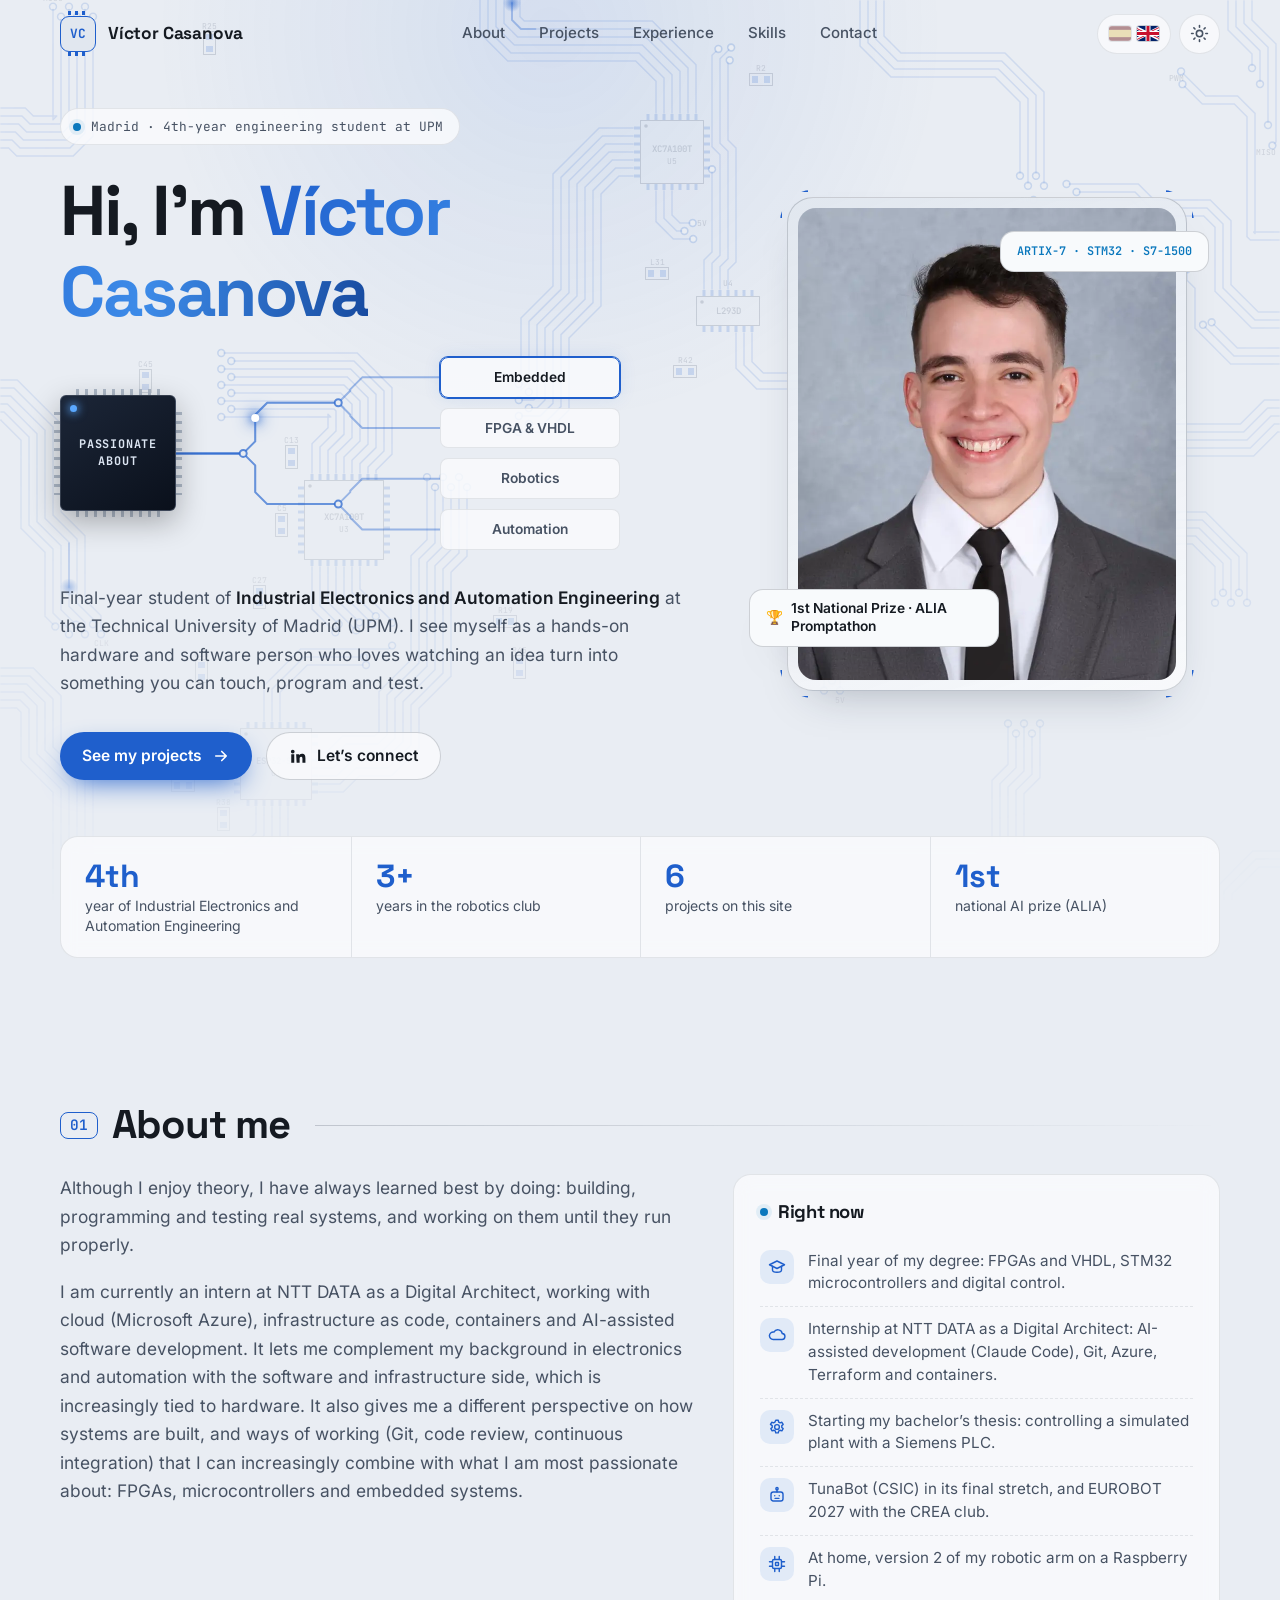
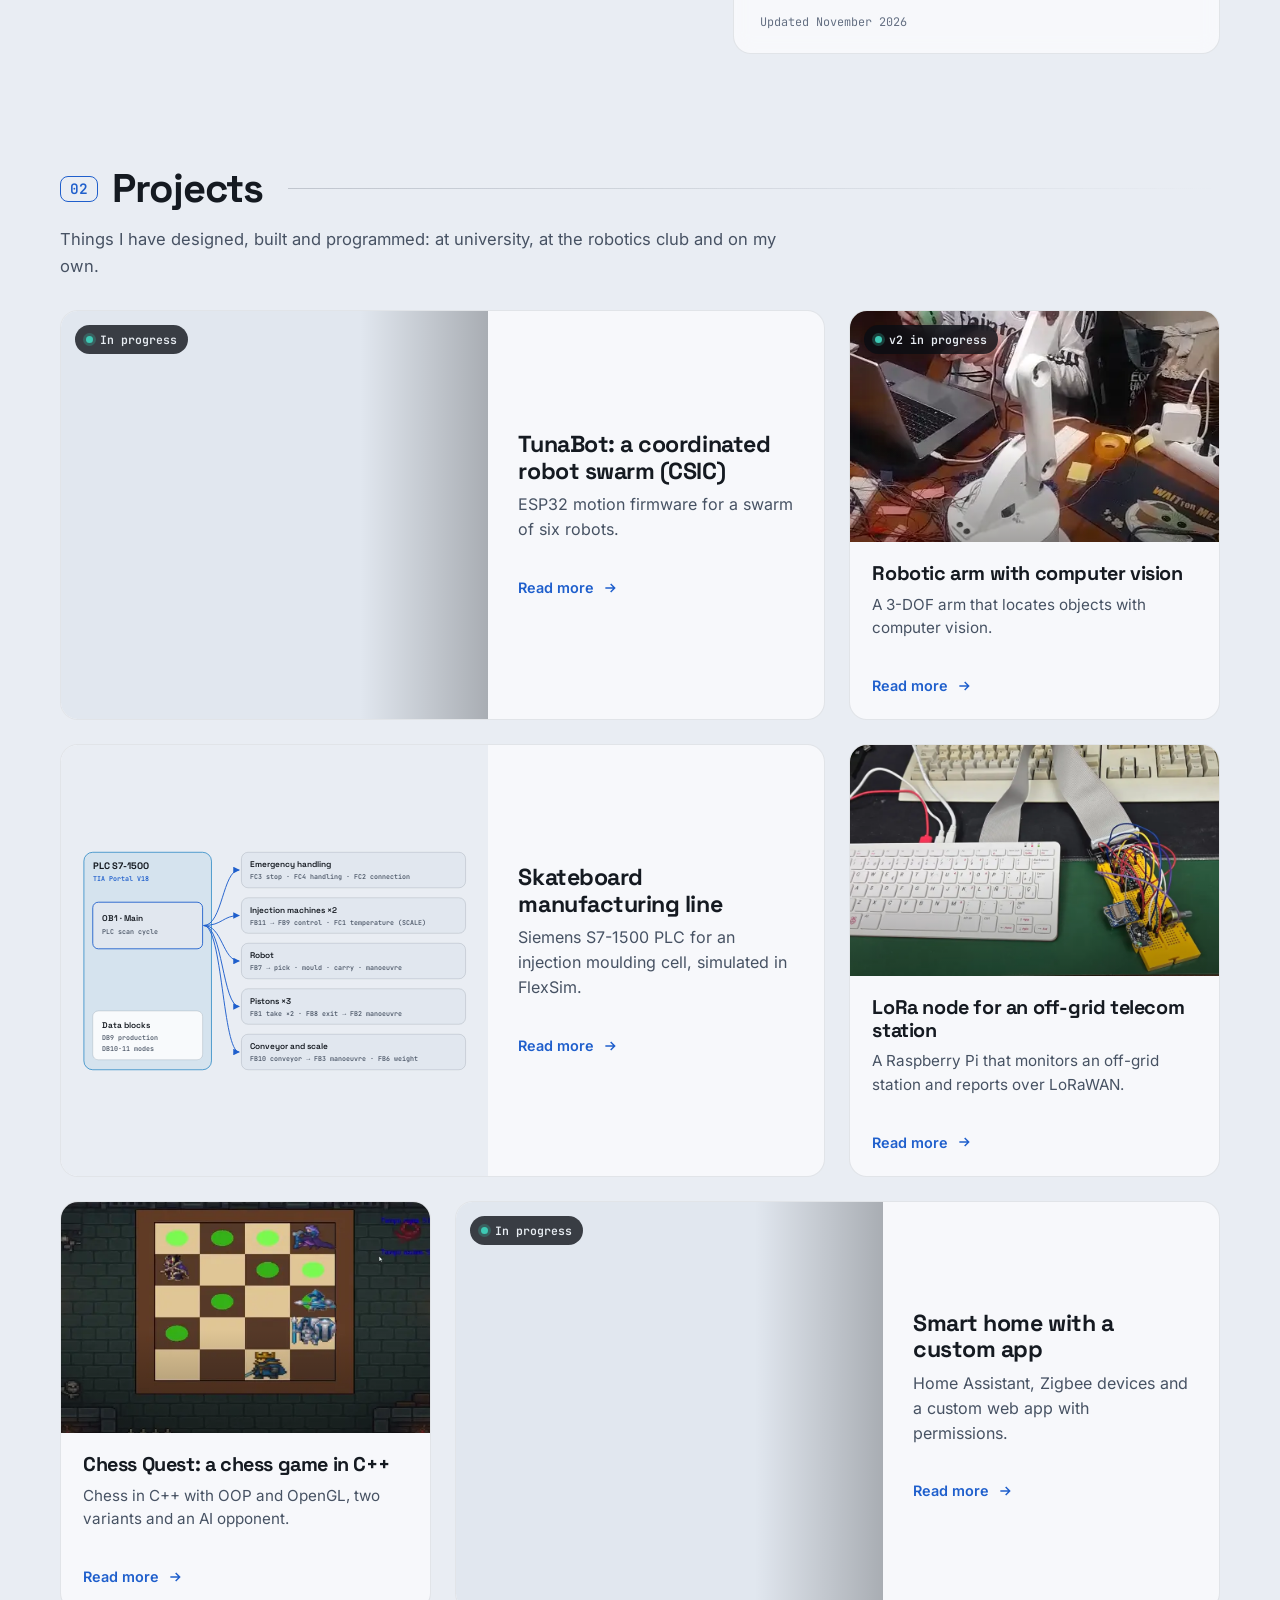
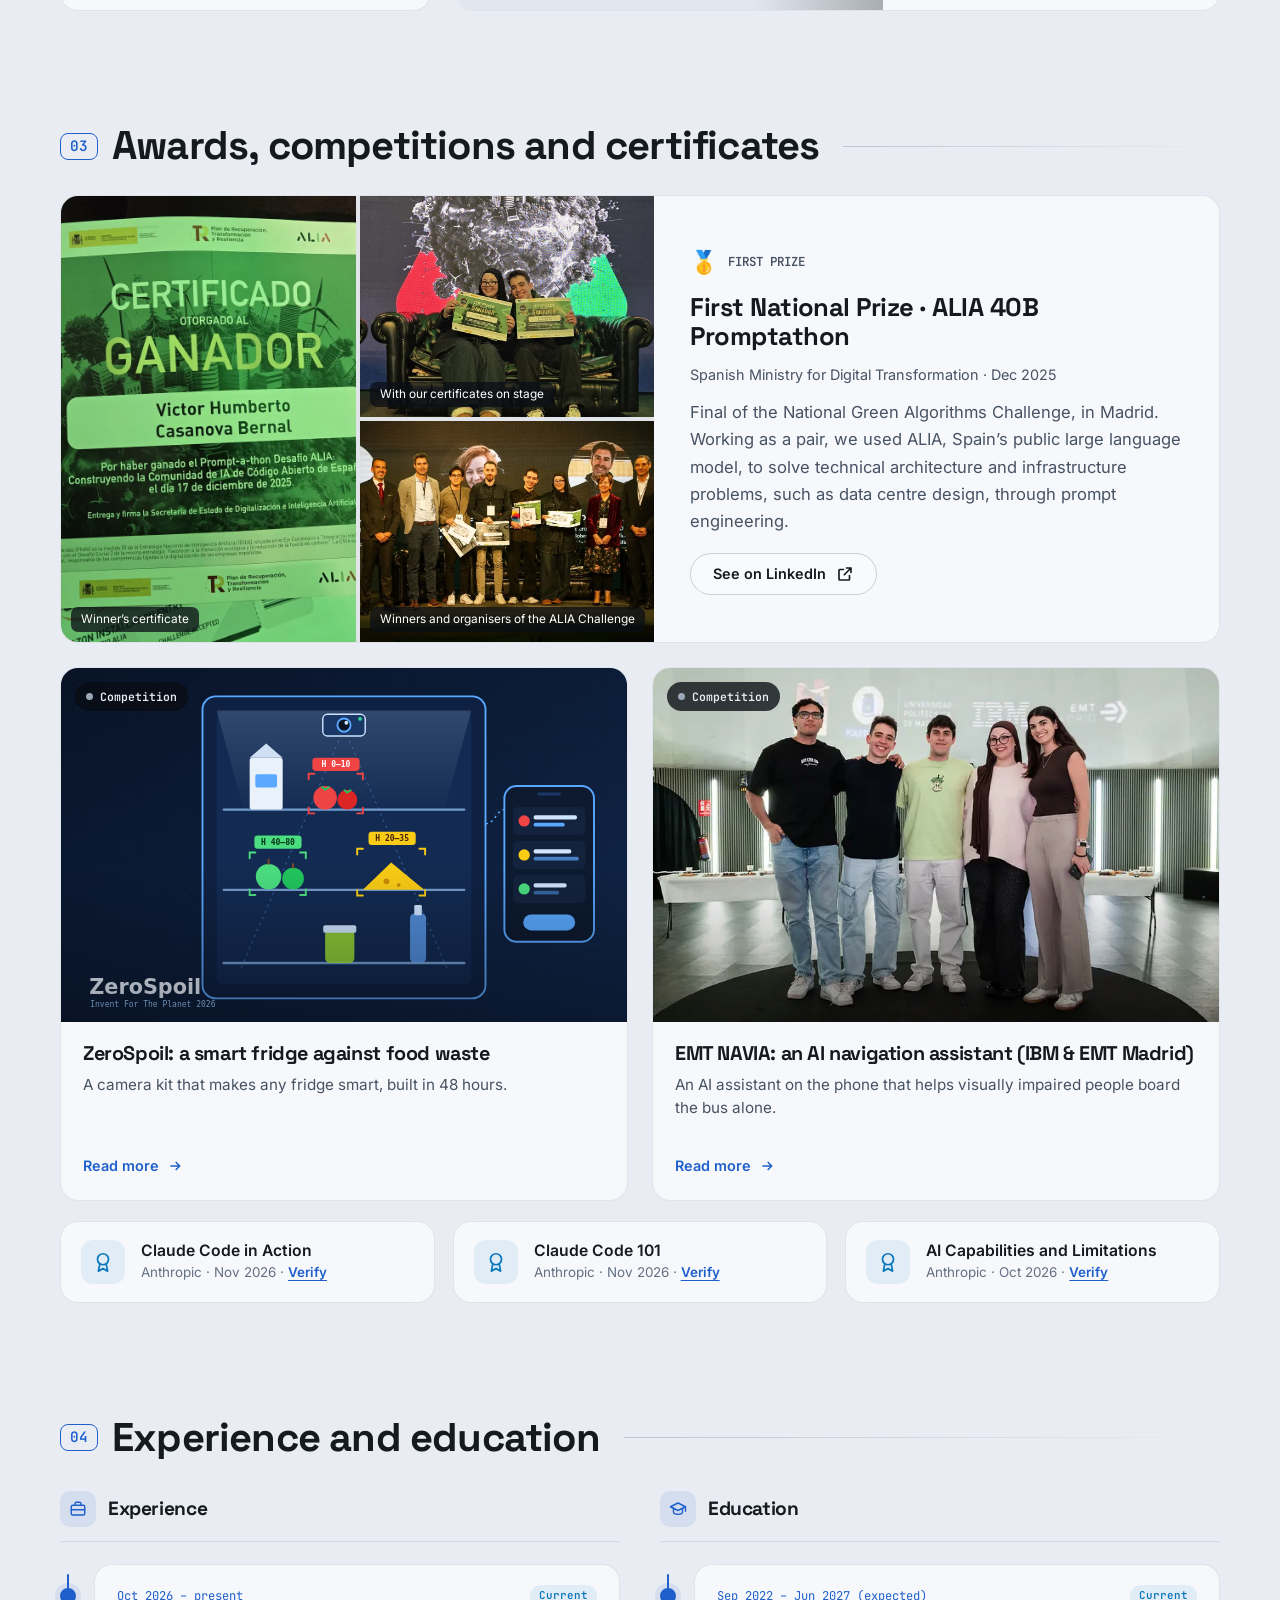
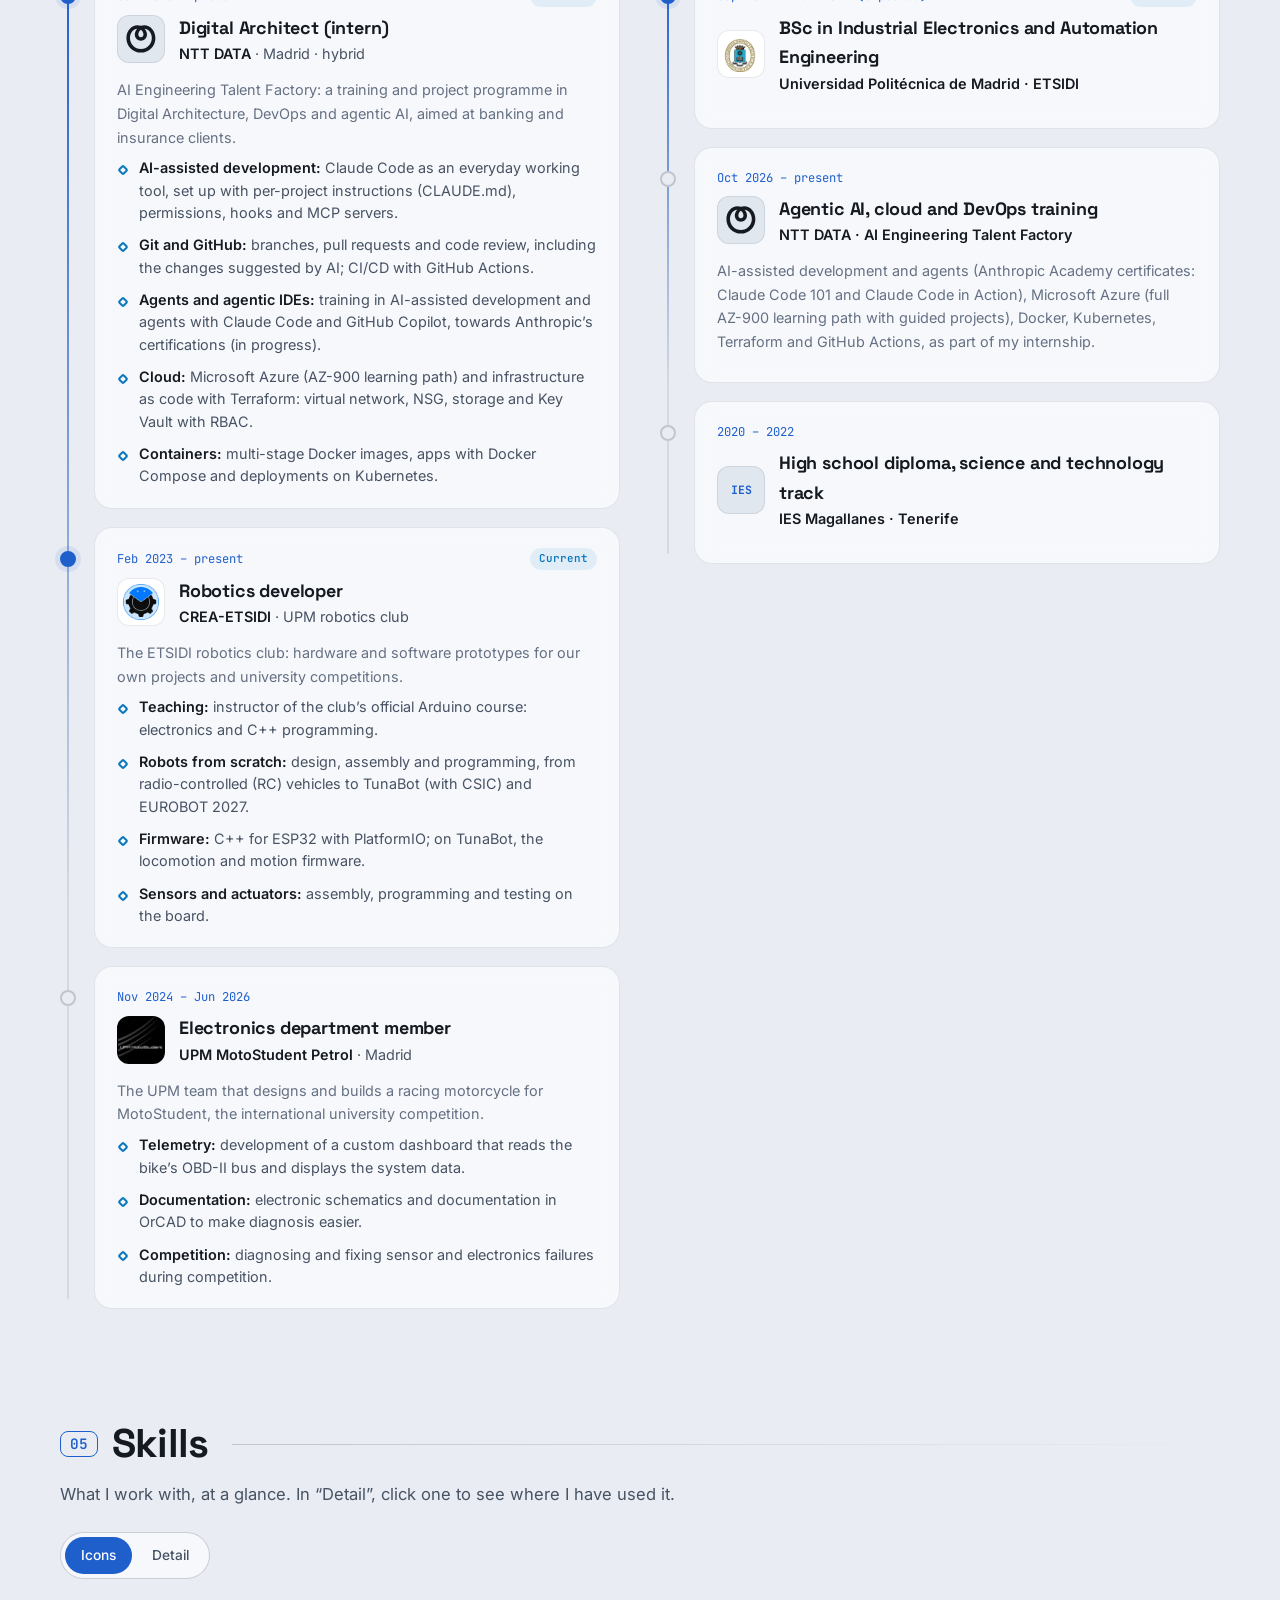
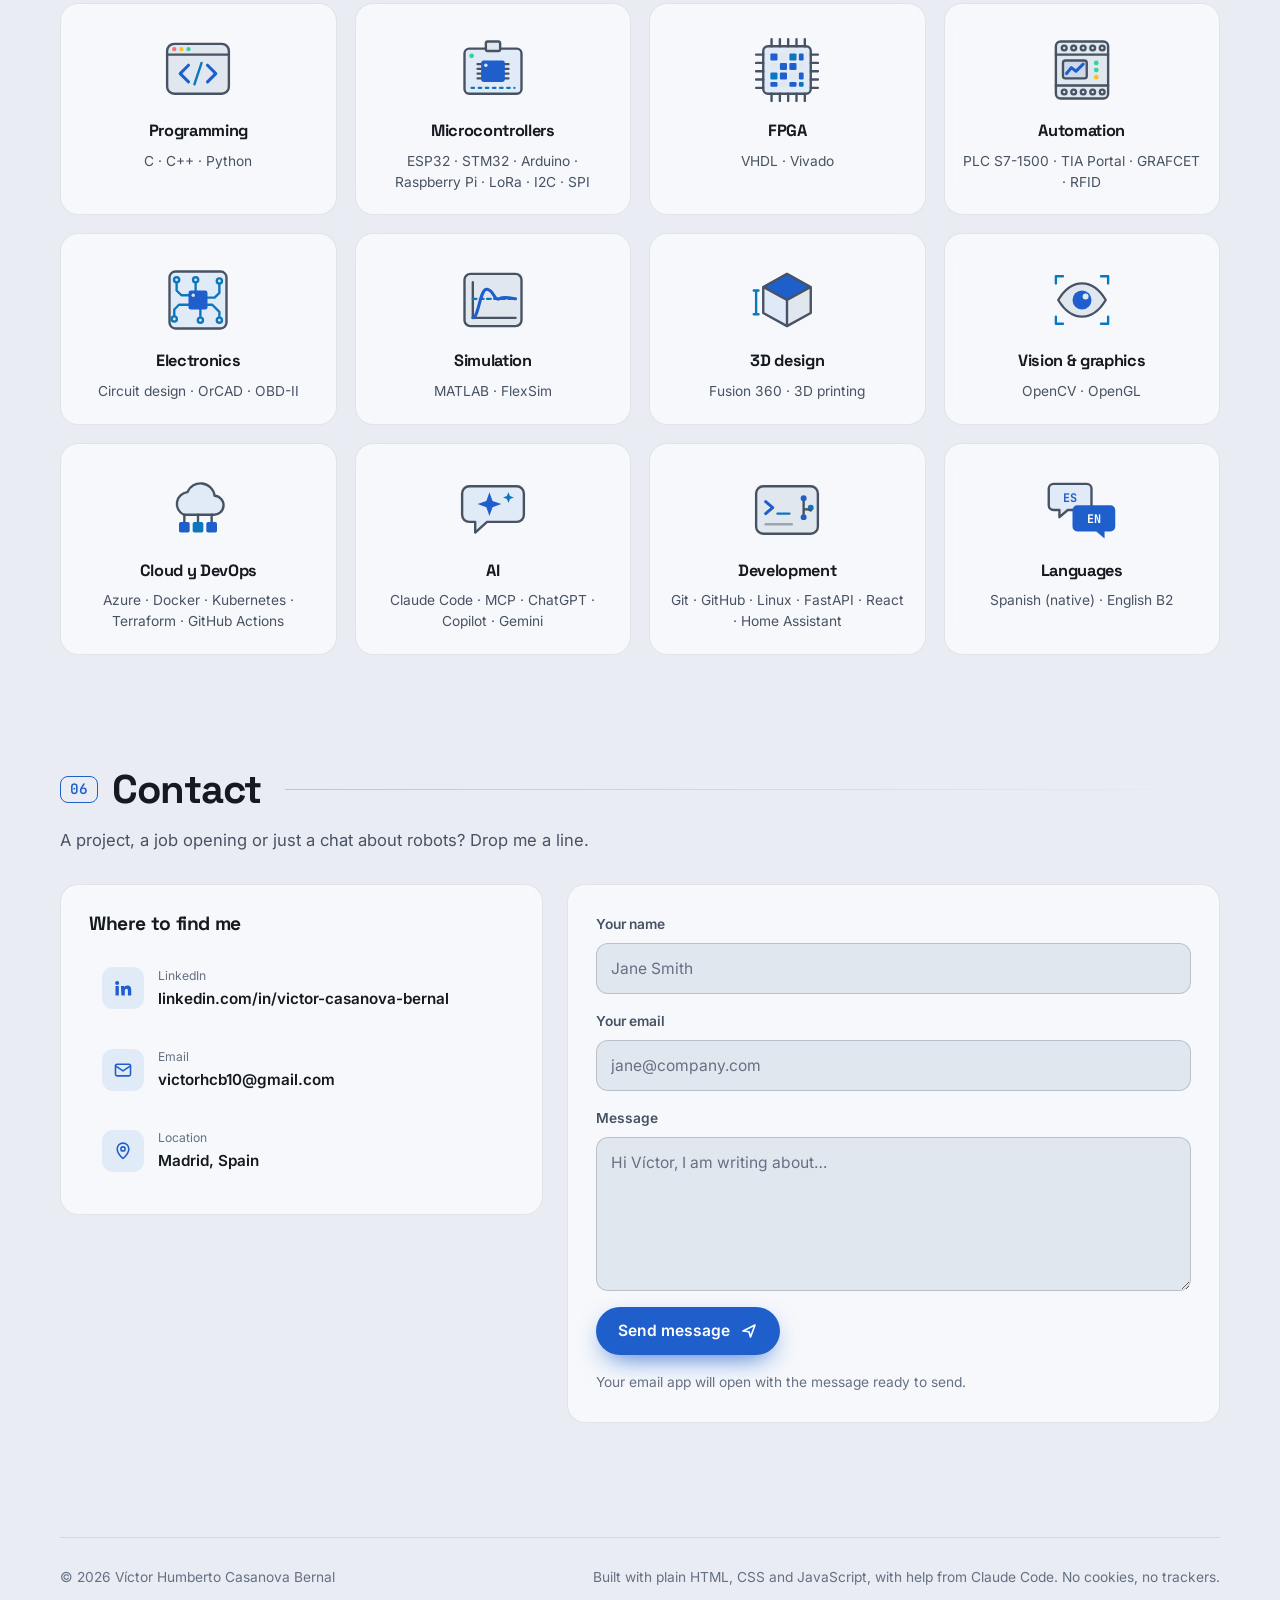
<file: index.html>
<!doctype html>
<html lang="es" data-theme="dark">
<head>
  <meta charset="utf-8">
  <meta name="viewport" content="width=device-width, initial-scale=1">
  <title>Víctor Casanova · Electrónica, embebidos y robótica</title>
  <meta name="description" content="Portfolio de Víctor Casanova, estudiante de Ingeniería Electrónica Industrial y Automática (UPM): sistemas embebidos, FPGA, robótica y automatización.">
  <meta name="author" content="Víctor Humberto Casanova Bernal">
  <meta name="theme-color" content="#071022">
  <link rel="canonical" href="https://victorinox05.github.io/">
  <link rel="alternate" hreflang="es" href="https://victorinox05.github.io/">
  <link rel="alternate" hreflang="en" href="https://victorinox05.github.io/?lang=en">
  <link rel="alternate" hreflang="x-default" href="https://victorinox05.github.io/">
  <meta name="color-scheme" content="dark light">

  <!-- Tarjeta al compartir el enlace (LinkedIn, WhatsApp...). Los robots no ejecutan JS: va aquí -->
  <meta property="og:type" content="website">
  <meta property="og:url" content="https://victorinox05.github.io/">
  <meta property="og:title" content="Víctor Casanova · Portfolio">
  <meta property="og:description" content="Estudiante de Ingeniería Electrónica Industrial y Automática (UPM). Sistemas embebidos, FPGA, robótica y automatización.">
  <meta property="og:image" content="https://victorinox05.github.io/og.jpg">
  <meta property="og:image:width" content="1200">
  <meta property="og:image:height" content="630">
  <meta property="og:locale" content="es_ES">
  <meta property="og:locale:alternate" content="en_GB">
  <meta name="twitter:card" content="summary_large_image">

  <link rel="icon" href="favicon.svg" type="image/svg+xml">
  <link rel="icon" href="favicon.png" type="image/png" sizes="64x64">
  <link rel="apple-touch-icon" href="apple-touch-icon.png">
  <link rel="preload" href="assets/fuentes/space-grotesk.woff2" as="font" type="font/woff2" crossorigin>
  <link rel="preload" href="assets/fuentes/inter.woff2" as="font" type="font/woff2" crossorigin>
  <link rel="stylesheet" href="estilos.css">

  <!-- Antes de pintar: tema e idioma guardados, para que no parpadee -->
  <script>
    (function () {
      var tema = null;
      try { tema = localStorage.getItem('tema'); } catch (e) {}
      if (!tema) tema = matchMedia('(prefers-color-scheme: light)').matches ? 'light' : 'dark';
      document.documentElement.dataset.theme = tema;
    })();
  </script>

  <script type="application/ld+json">
  {
    "@context": "https://schema.org",
    "@type": "Person",
    "name": "Víctor Humberto Casanova Bernal",
    "alternateName": "Víctor Casanova",
    "url": "https://victorinox05.github.io/",
    "image": "https://victorinox05.github.io/assets/retrato.webp",
    "jobTitle": "Estudiante de Ingeniería Electrónica Industrial y Automática",
    "alumniOf": { "@type": "CollegeOrUniversity", "name": "Universidad Politécnica de Madrid" },
    "address": { "@type": "PostalAddress", "addressLocality": "Madrid", "addressCountry": "ES" },
    "knowsAbout": ["Sistemas embebidos", "FPGA", "VHDL", "Robótica", "Automatización industrial", "PLC", "ESP32", "Python", "C++"],
    "sameAs": ["https://www.linkedin.com/in/victor-casanova-bernal"]
  }
  </script>
</head>
<body>
  <a class="saltar" href="#contenido" data-t="saltar">Saltar al contenido</a>
  <canvas id="fondo" aria-hidden="true"></canvas>

  <header class="cabecera" id="cabecera">
    <nav class="nav contenedor" aria-label="Principal">
      <a class="logo" href="#inicio" aria-label="Inicio">
        <span class="logo-chip" aria-hidden="true">VC</span>
        <span class="logo-texto">Víctor Casanova</span>
      </a>
      <ul class="nav-enlaces" id="nav-enlaces">
        <li><a href="#sobre-mi" data-t="navSobreMi">Sobre mí</a></li>
        <li><a href="#proyectos" data-t="navProyectos">Proyectos</a></li>
        <li><a href="#experiencia" data-t="navExperiencia">Experiencia</a></li>
        <li><a href="#skills" data-t="navSkills">Skills</a></li>
        <li><a href="#contacto" data-t="navContacto">Contacto</a></li>
      </ul>
      <div class="nav-botones">
        <a class="boton-icono boton-cv-nav" id="cv-nav" href="#" download hidden data-t-title="descargarCV" title="Descargar CV">
          <svg viewBox="0 0 24 24" aria-hidden="true"><path d="M12 4v12M6 10l6 6 6-6M5 20h14"/></svg><span>CV</span></a>
        <button class="boton-icono boton-idioma" id="boton-idioma" type="button" data-t-title="idioma" data-t-aria="idioma" title="Read in English" aria-label="Read in English">
          <svg class="bandera activa" data-idioma="es" viewBox="0 0 750 500" aria-hidden="true"><rect width="750" height="500" fill="#c60b1e"/><rect y="125" width="750" height="250" fill="#ffc400"/></svg>
          <svg class="bandera" data-idioma="en" viewBox="0 0 60 30" preserveAspectRatio="xMidYMid slice" aria-hidden="true">
            <clipPath id="uk-borde"><path d="M0,0 v30 h60 v-30 z"/></clipPath>
            <clipPath id="uk-diagonales"><path d="M30,15 h30 v15 z v15 h-30 z h-30 v-15 z v-15 h30 z"/></clipPath>
            <g clip-path="url(#uk-borde)">
              <path d="M0,0 v30 h60 v-30 z" fill="#012169"/>
              <path d="M0,0 L60,30 M60,0 L0,30" stroke="#fff" stroke-width="6"/>
              <path d="M0,0 L60,30 M60,0 L0,30" clip-path="url(#uk-diagonales)" stroke="#c8102e" stroke-width="4"/>
              <path d="M30,0 v30 M0,15 h60" stroke="#fff" stroke-width="10"/>
              <path d="M30,0 v30 M0,15 h60" stroke="#c8102e" stroke-width="6"/>
            </g>
          </svg>
        </button>
        <button class="boton-icono" id="boton-tema" type="button" data-t-aria="tema" aria-label="Cambiar entre tema claro y oscuro">
          <svg class="icono-sol" viewBox="0 0 24 24" aria-hidden="true"><circle cx="12" cy="12" r="4"/><path d="M12 2v2M12 20v2M4.9 4.9l1.4 1.4M17.7 17.7l1.4 1.4M2 12h2M20 12h2M4.9 19.1l1.4-1.4M17.7 6.3l1.4-1.4"/></svg>
          <svg class="icono-luna" viewBox="0 0 24 24" aria-hidden="true"><path d="M20 14.5A8.5 8.5 0 1 1 9.5 4a7 7 0 0 0 10.5 10.5z"/></svg>
        </button>
        <button class="boton-icono boton-menu" id="boton-menu" type="button" aria-expanded="false" aria-controls="nav-enlaces" data-t-aria="menu" aria-label="Abrir el menú">
          <span></span><span></span><span></span>
        </button>
      </div>
    </nav>
  </header>

  <main id="contenido">
    <!-- PORTADA -->
    <section class="portada contenedor" id="inicio">
      <div class="portada-texto">
        <p class="distintivo"><span class="punto" aria-hidden="true"></span><span id="distintivo"></span></p>
        <h1 class="portada-titulo"><span data-t="hola">Hola, soy</span> <span class="degradado" id="nombre">Víctor Casanova</span></h1>
        <div class="portada-rol" id="portada-rol"></div>
        <p class="portada-bio" id="bio"></p>
        <div class="portada-botones">
          <a class="boton boton-principal" href="#proyectos"><span data-t="verProyectos">Ver proyectos</span>
            <svg viewBox="0 0 24 24" aria-hidden="true"><path d="M5 12h14M13 6l6 6-6 6"/></svg></a>
          <a class="boton boton-secundario" id="boton-linkedin" href="#" target="_blank" rel="noopener">
            <svg viewBox="0 0 24 24" aria-hidden="true" class="relleno"><path d="M4.98 3.5a2.5 2.5 0 1 1 0 5 2.5 2.5 0 0 1 0-5zM3 9.5h4V21H3zM9.5 9.5h3.8v1.6h.06c.53-1 1.83-2.06 3.77-2.06 4.03 0 4.77 2.65 4.77 6.1V21h-4v-5.2c0-1.24-.02-2.84-1.73-2.84-1.73 0-2 1.35-2 2.75V21h-4z"/></svg>
            <span data-t="conectar">Conectemos</span></a>
          <a class="boton boton-secundario" id="boton-cv" href="#" download hidden>
            <svg viewBox="0 0 24 24" aria-hidden="true"><path d="M12 4v12M6 10l6 6 6-6M5 20h14"/></svg>
            <span data-t="descargarCV">Descargar CV</span></a>
        </div>
      </div>
      <figure class="portada-foto">
        <div class="foto-marco">
          <img id="foto" src="assets/retrato.webp" alt="Víctor Casanova" width="720" height="900" fetchpriority="high">
        </div>
        <figcaption class="foto-etiqueta etiqueta-premio">
          <span aria-hidden="true">🏆</span><span id="etiqueta-premio"></span>
        </figcaption>
        <span class="foto-etiqueta etiqueta-chip mono" aria-hidden="true">ARTIX-7 · STM32 · S7-1500</span>
      </figure>
      <ul class="cifras" id="cifras" aria-label="Datos rápidos"></ul>
    </section>

    <!-- SOBRE MÍ -->
    <section class="seccion contenedor" id="sobre-mi">
      <h2 class="seccion-titulo"><span class="mono numero">01</span> <span data-t="tituloSobreMi">Sobre mí</span></h2>
      <div class="sobre-mi">
        <div class="sobre-mi-texto" id="sobre-mi-texto"></div>
        <aside class="tarjeta ahora" aria-labelledby="ahora-titulo">
          <h3 id="ahora-titulo"><span class="punto punto-vivo" aria-hidden="true"></span> <span data-t="ahoraMismo">Ahora mismo</span></h3>
          <ul id="ahora-lista"></ul>
          <p class="ahora-fecha mono"><span data-t="actualizado">Actualizado en</span> <span id="actualizado"></span></p>
        </aside>
      </div>
    </section>

    <!-- PROYECTOS -->
    <section class="seccion contenedor" id="proyectos">
      <h2 class="seccion-titulo"><span class="mono numero">02</span> <span data-t="tituloProyectos">Proyectos</span></h2>
      <p class="seccion-sub" data-t="subProyectos"></p>
      <p class="filtro-skill" id="filtro-skill" hidden></p>
      <div class="rejilla-proyectos" id="rejilla-proyectos"></div>
    </section>

    <!-- PREMIOS -->
    <section class="seccion contenedor" id="premios">
      <h2 class="seccion-titulo"><span class="mono numero">03</span> <span data-t="tituloPremios">Premios, concursos y certificados</span></h2>
      <div id="premio"></div>
      <div class="rejilla-concursos" id="concursos"></div>
      <div class="certificados" id="certificados"></div>
    </section>

    <!-- EXPERIENCIA -->
    <section class="seccion contenedor" id="experiencia">
      <h2 class="seccion-titulo"><span class="mono numero">04</span> <span data-t="tituloExperiencia">Experiencia y formación</span></h2>
      <div class="dos-columnas">
        <div>
          <h3 class="columna-titulo"><span class="icono-caja"><svg viewBox="0 0 24 24" aria-hidden="true"><rect x="3" y="7" width="18" height="13" rx="2"/><path d="M8 7V5a2 2 0 0 1 2-2h4a2 2 0 0 1 2 2v2M3 13h18"/></svg></span><span data-t="trabajo">Experiencia</span></h3>
          <ol class="linea-tiempo" id="lista-experiencia"></ol>
        </div>
        <div>
          <h3 class="columna-titulo"><span class="icono-caja"><svg viewBox="0 0 24 24" aria-hidden="true"><path d="M2 9l10-5 10 5-10 5z"/><path d="M6 11v5c0 1.5 2.7 3 6 3s6-1.5 6-3v-5M22 9v6"/></svg></span><span data-t="estudios">Formación</span></h3>
          <ol class="linea-tiempo" id="lista-formacion"></ol>
        </div>
      </div>
    </section>

    <!-- SKILLS -->
    <section class="seccion contenedor" id="skills">
      <h2 class="seccion-titulo"><span class="mono numero">05</span> <span data-t="tituloSkills">Skills</span></h2>
      <p class="seccion-sub" id="sub-skills"></p>
      <div class="vista-skills" id="vista-skills" role="group" data-t-aria="vistaSkills"></div>
      <div class="rejilla-skills" id="rejilla-skills"></div>
    </section>

    <!-- CONTACTO -->
    <section class="seccion contenedor" id="contacto">
      <h2 class="seccion-titulo"><span class="mono numero">06</span> <span data-t="tituloContacto">Contacto</span></h2>
      <p class="seccion-sub" data-t="subContacto"></p>
      <div class="contacto">
        <div class="tarjeta contacto-datos">
          <h3 data-t="datosContacto">Dónde encontrarme</h3>
          <ul class="contacto-lista" id="contacto-lista"></ul>
        </div>
        <form class="tarjeta formulario" id="formulario" novalidate>
          <div class="campo">
            <label for="f-nombre" data-t="tuNombre">Tu nombre</label>
            <input id="f-nombre" name="nombre" type="text" autocomplete="name" required>
          </div>
          <div class="campo">
            <label for="f-correo" data-t="tuCorreo">Tu correo</label>
            <input id="f-correo" name="correo" type="email" autocomplete="email" required>
          </div>
          <div class="campo">
            <label for="f-mensaje" data-t="mensaje">Mensaje</label>
            <textarea id="f-mensaje" name="mensaje" rows="5" required></textarea>
          </div>
          <button class="boton boton-principal" type="submit"><span data-t="enviar">Enviar mensaje</span>
            <svg viewBox="0 0 24 24" aria-hidden="true"><path d="M4 12l16-8-6 16-2-7z"/></svg></button>
          <p class="formulario-aviso" id="formulario-aviso" role="status"></p>
        </form>
      </div>
    </section>
  </main>

  <footer class="pie contenedor">
    <p>© <span id="anio">2026</span> Víctor Humberto Casanova Bernal</p>
    <p class="pie-nota" data-t="pie"></p>
  </footer>

  <!-- Ventana de cada proyecto -->
  <dialog class="ventana" id="ventana" aria-labelledby="ventana-titulo">
    <div class="ventana-caja" id="ventana-caja"></div>
  </dialog>

  <noscript><p class="sin-js">Esta web necesita JavaScript para mostrar el contenido. · This site needs JavaScript.</p></noscript>

  <script src="datos.js"></script>
  <script src="diagramas.js"></script>
  <script src="dibujos.js"></script>
  <script src="fondo.js"></script>
  <script src="main.js"></script>
</body>
</html>
</file>
<file: estilos.css>
/* =========================================================================
   Portfolio de Víctor Casanova
   Colores en las variables de abajo: azul y blanco, como una placa de circuito (desde el 02/11/2026;
   antes, cobre y verde azulado).
   ========================================================================= */

@font-face { font-family: 'Space Grotesk'; src: url('assets/fuentes/space-grotesk.woff2') format('woff2'); font-weight: 300 700; font-display: swap; }
@font-face { font-family: 'Inter'; src: url('assets/fuentes/inter.woff2') format('woff2'); font-weight: 100 900; font-display: swap; }
@font-face { font-family: 'JetBrains Mono'; src: url('assets/fuentes/jetbrains-mono.woff2') format('woff2'); font-weight: 100 800; font-display: swap; }

:root {
  --f-titulos: 'Space Grotesk', system-ui, sans-serif;
  --f-texto: 'Inter', system-ui, -apple-system, 'Segoe UI', sans-serif;
  --f-mono: 'JetBrains Mono', ui-monospace, 'SFMono-Regular', Consolas, monospace;

  --radio: 18px;
  --radio-peq: 10px;
  --ancho: 1160px;
  --cabecera: 68px;
  --curva: cubic-bezier(.16, 1, .3, 1);
}

/* Tema oscuro (por defecto) */
:root, [data-theme="dark"] {
  color-scheme: dark;
  --fondo: #071022;
  --superficie: rgba(12, 24, 44, .82);
  --superficie-solida: #0d1a30;
  --superficie-2: #13233d;
  --borde: rgba(148, 163, 184, .14);
  --borde-fuerte: rgba(148, 163, 184, .28);
  /* Textos medidos con APCA sobre las tarjetas (04/11/2026): Lc 95, 78 y 60. Más claro deslumbra y
     las negritas dejan de destacar; más oscuro cansa. --texto-4, solo para los placeholders */
  --texto: #e8edf3;
  --texto-2: #cbd2dc;
  --texto-3: #aab4c1;
  --texto-4: #74849a;
  --acento: #5aa8ff;
  --acento-fuerte: #9ccbff;
  --acento-suave: rgba(90, 168, 255, .13);
  --acento-2: #cfe4ff;
  --acento-2-suave: rgba(207, 228, 255, .1);
  --degradado: linear-gradient(100deg, #6fb4ff 0%, #eaf3ff 55%, #5aa8ff 100%);
  --sombra: 0 24px 50px -24px rgba(0, 0, 0, .7);
  --brillo: 0 0 0 1px rgba(90, 168, 255, .4), 0 18px 50px -18px rgba(90, 168, 255, .38);
  --velo: rgba(5, 8, 12, .72);
  --pista: rgba(90, 168, 255, .17);
  --pad: rgba(160, 200, 255, .22);
  --pulso: 240, 247, 255;
  --pulso-2: 90, 168, 255;
  --sobre-acento: #06101f;
  --serigrafia: rgba(235, 243, 255, .16);
}

[data-theme="light"] {
  color-scheme: light;
  --fondo: #e9edf3;
  --superficie: rgba(250, 251, 253, .84);
  --superficie-solida: #f8fafc;
  --superficie-2: #e1e7ef;
  --borde: rgba(30, 41, 59, .1);
  --borde-fuerte: rgba(30, 41, 59, .2);
  --texto: #151a21;
  --texto-2: #475263;
  --texto-3: #657083;
  --texto-4: #657083;
  --acento: #1f5fcc;
  --acento-fuerte: #174a9f;
  --acento-suave: rgba(31, 95, 204, .1);
  --acento-2: #0b78bd;
  --acento-2-suave: rgba(11, 120, 189, .09);
  --degradado: linear-gradient(100deg, #1f5fcc 0%, #3d8be8 55%, #174a9f 100%);
  --sombra: 0 22px 44px -26px rgba(30, 41, 59, .35);
  --brillo: 0 0 0 1px rgba(31, 95, 204, .35), 0 18px 44px -20px rgba(31, 95, 204, .35);
  --velo: rgba(20, 24, 30, .45);
  --pista: rgba(31, 95, 204, .13);
  --pad: rgba(31, 95, 204, .17);
  --pulso: 31, 95, 204;
  --pulso-2: 11, 120, 189;
  --sobre-acento: #fff;
  --serigrafia: rgba(15, 30, 60, .14);
}

/* ---------- Base ---------- */
*, *::before, *::after { box-sizing: border-box; }
* { margin: 0; padding: 0; }
html { scroll-behavior: smooth; scroll-padding-top: calc(var(--cabecera) + 16px); -webkit-text-size-adjust: 100%; }
body {
  font-family: var(--f-texto);
  font-size: 16.5px;
  line-height: 1.65;
  color: var(--texto);
  background: var(--fondo);
  min-height: 100vh;
  overflow-x: hidden;
  -webkit-font-smoothing: antialiased;
  transition: background-color .3s, color .3s;
}
img, video, svg { display: block; max-width: 100%; }
[hidden] { display: none !important; }
a { color: inherit; text-decoration: none; }
button { font: inherit; color: inherit; background: none; border: 0; cursor: pointer; }
ul, ol { list-style: none; }
h1, h2, h3 { font-family: var(--f-titulos); line-height: 1.15; letter-spacing: -.02em; }
strong, b { font-weight: 600; color: var(--texto); }
code { font-variant-ligatures: none; font-family: var(--f-mono); font-size: .86em; background: var(--superficie-2); border: 1px solid var(--borde); padding: .05em .35em; border-radius: 6px; }
::selection { background: var(--acento); color: #fff; }
:focus-visible { outline: 2px solid var(--acento); outline-offset: 3px; border-radius: 6px; }

.contenedor { width: min(var(--ancho), 100% - 40px); margin-inline: auto; }
.mono { font-family: var(--f-mono); }
.saltar { position: absolute; left: 16px; top: -60px; z-index: 100; background: var(--acento); color: #fff; padding: 10px 16px; border-radius: 10px; font-weight: 600; }
.saltar:focus { top: 12px; }
.sin-js { position: fixed; inset: auto 16px 16px; padding: 14px 18px; border-radius: 12px; background: var(--acento); color: #fff; z-index: 99; }

.punto { display: inline-block; width: 8px; height: 8px; border-radius: 50%; background: var(--acento-2); box-shadow: 0 0 0 4px var(--acento-2-suave); flex: none; }
.punto-vivo { animation: latido 2.4s ease-in-out infinite; }
@keyframes latido { 50% { box-shadow: 0 0 0 7px transparent; } }

/* ---------- Fondo animado (fondo.js) ---------- */
#fondo {
  position: fixed; inset: 0; width: 100%; height: 100%;
  z-index: -1; pointer-events: none;
  -webkit-mask-image: radial-gradient(ellipse 120% 90% at 50% 20%, #000 35%, transparent 100%);
  mask-image: radial-gradient(ellipse 120% 90% at 50% 20%, #000 35%, transparent 100%);
}
body::before {
  content: ''; position: fixed; z-index: -1; pointer-events: none;
  width: 900px; height: 900px; left: 50%; top: -420px; transform: translateX(-60%);
  background: radial-gradient(circle, var(--acento-suave) 0%, transparent 62%);
}

/* ---------- Cabecera ---------- */
.cabecera {
  position: sticky; top: 0; z-index: 50; height: var(--cabecera);
  border-bottom: 1px solid transparent;
  transition: background-color .3s, border-color .3s, backdrop-filter .3s;
}
.cabecera.con-fondo {
  background: color-mix(in srgb, var(--fondo) 78%, transparent);
  -webkit-backdrop-filter: blur(14px) saturate(140%);
  backdrop-filter: blur(14px) saturate(140%);
  border-bottom-color: var(--borde);
}
.nav { height: 100%; display: flex; align-items: center; justify-content: space-between; gap: 24px; }
.logo { display: flex; align-items: center; gap: 12px; font-family: var(--f-titulos); font-weight: 700; font-size: 1.08rem; letter-spacing: -.01em; }
.logo-chip {
  position: relative; display: grid; place-items: center; width: 36px; height: 36px;
  border-radius: 9px; background: var(--superficie-2); border: 1.5px solid var(--acento);
  color: var(--acento); font-family: var(--f-mono); font-size: .8rem; font-weight: 700;
}
.logo-chip::before, .logo-chip::after {
  content: ''; position: absolute; left: 7px; right: 7px; height: 4px;
  background: repeating-linear-gradient(90deg, var(--acento) 0 3px, transparent 3px 7px);
}
.logo-chip::before { top: -5.5px; }
.logo-chip::after { bottom: -5.5px; }
.nav-enlaces { display: flex; gap: 6px; }
.nav-enlaces a {
  display: block; padding: 8px 14px; border-radius: 999px;
  color: var(--texto-2); font-size: .94rem; font-weight: 500; transition: color .2s, background-color .2s;
}
.nav-enlaces a:hover { color: var(--texto); background: var(--superficie-2); }
.nav-enlaces a.activo { color: var(--acento); background: var(--acento-suave); }
.nav-botones { display: flex; align-items: center; gap: 8px; }
.boton-icono {
  display: grid; place-items: center; height: 40px; min-width: 40px; padding: 0 10px;
  border-radius: 999px; border: 1px solid var(--borde); background: var(--superficie);
  color: var(--texto-2); transition: color .2s, border-color .2s, transform .2s;
}
.boton-icono:hover { color: var(--acento); border-color: var(--acento); }
.boton-icono svg { width: 19px; height: 19px; fill: none; stroke: currentColor; stroke-width: 2; stroke-linecap: round; stroke-linejoin: round; }
/* Banderas: la del idioma actual, a todo color; la otra, apagada */
.boton-idioma { display: flex; gap: 6px; padding: 0 11px; }
.boton-idioma .bandera { width: 22px; height: 15px; border-radius: 3px; stroke: none; box-shadow: 0 0 0 1px var(--borde-fuerte); opacity: .5; filter: grayscale(.6); transition: opacity .2s, filter .2s; }
.boton-idioma .bandera.activa { opacity: 1; filter: none; }
.boton-idioma:hover .bandera { opacity: 1; filter: none; }
.boton-cv-nav { display: flex; gap: 6px; font-family: var(--f-mono); font-size: .78rem; font-weight: 600; color: var(--acento); }
.boton-cv-nav svg { width: 16px; height: 16px; }
[data-theme="dark"] .icono-sol, [data-theme="light"] .icono-luna { display: none; }
.boton-menu { display: none; gap: 4px; align-content: center; }
.boton-menu span { display: block; width: 16px; height: 2px; background: currentColor; border-radius: 2px; transition: transform .3s, opacity .3s; }
.boton-menu[aria-expanded="true"] span:nth-child(1) { transform: translateY(6px) rotate(45deg); }
.boton-menu[aria-expanded="true"] span:nth-child(2) { opacity: 0; }
.boton-menu[aria-expanded="true"] span:nth-child(3) { transform: translateY(-6px) rotate(-45deg); }

/* ---------- Botones ---------- */
.boton {
  display: inline-flex; align-items: center; justify-content: center; gap: 10px;
  min-height: 48px; padding: 0 22px; border-radius: 999px;
  font-weight: 600; font-size: .97rem; white-space: nowrap;
  transition: transform .25s var(--curva), box-shadow .25s, background-color .2s, border-color .2s, color .2s;
}
.boton svg { width: 18px; height: 18px; fill: none; stroke: currentColor; stroke-width: 2.2; stroke-linecap: round; stroke-linejoin: round; }
.boton svg.relleno { fill: currentColor; stroke: none; }
.boton-principal { background: var(--acento); color: #fff; box-shadow: 0 10px 28px -10px var(--acento); }
[data-theme="dark"] .boton-principal { color: var(--sobre-acento); }
.boton-principal:hover { transform: translateY(-2px); background: var(--acento-fuerte); }
.boton-principal:hover svg { transform: translateX(3px); transition: transform .25s; }
.boton-secundario { background: var(--superficie); border: 1px solid var(--borde-fuerte); color: var(--texto); }
.boton-secundario:hover { transform: translateY(-2px); border-color: var(--acento); color: var(--acento); }

/* ---------- Portada ---------- */
.portada {
  min-height: calc(100svh - var(--cabecera));
  display: grid; grid-template-columns: 1.15fr .85fr; align-items: center;
  column-gap: 64px; row-gap: 56px; padding: 40px 0 56px;
}
.distintivo {
  display: inline-flex; align-items: center; gap: 10px;
  padding: 7px 16px 7px 12px; border-radius: 999px; margin-bottom: 26px;
  background: var(--superficie); border: 1px solid var(--borde);
  font-family: var(--f-mono); font-size: .8rem; color: var(--texto-2);
}
.portada-titulo { font-size: clamp(2.5rem, 5.6vw, 4.4rem); font-weight: 700; letter-spacing: -.035em; margin-bottom: 18px; }
.degradado { background: var(--degradado); -webkit-background-clip: text; background-clip: text; color: transparent; }
/* Rótulo de la portada: el procesador «APASIONADO POR» y el árbol de reloj hacia las áreas */
.portada-rol { font-family: var(--f-mono); margin-bottom: 28px; }

/* La placa: las pistas van en un SVG por detrás del chip y de las áreas */
.placa { position: relative; max-width: 560px; padding: 6px 0; }
.pistas { position: absolute; inset: 0; width: 100%; height: 100%; overflow: visible; pointer-events: none; }
.pistas path { fill: none; stroke: var(--acento); stroke-opacity: .4; stroke-width: 2; stroke-linejoin: round; }
.pistas .via { fill: var(--fondo); stroke: var(--acento); stroke-opacity: .7; stroke-width: 2; }
.pulso-svg { fill: #fff; filter: drop-shadow(0 0 4px var(--acento)) drop-shadow(0 0 8px var(--acento)); }

/* El procesador (QFP): el cuerpo encima y las patillas asomando por los 4 lados */
.micro { position: relative; z-index: 1; display: block; aspect-ratio: 1; }
.micro::before, .micro::after { content: ''; position: absolute; z-index: 0; }
.micro::before { inset: -6px 14%; background: repeating-linear-gradient(90deg, #aeb9c8 0 3px, transparent 3px 9px); }
.micro::after { inset: 14% -6px; background: repeating-linear-gradient(180deg, #aeb9c8 0 3px, transparent 3px 9px); }
.micro-cuerpo {
  position: relative; z-index: 1; height: 100%; display: flex; flex-direction: column; align-items: center; justify-content: center;
  border-radius: 6px; background: linear-gradient(145deg, #1c2638, #0a101b); border: 1px solid rgba(148, 163, 184, .3);
  text-align: center; box-shadow: 0 10px 30px rgba(0, 0, 0, .3);
}
.led { position: absolute; left: 9px; top: 9px; width: 7px; height: 7px; border-radius: 50%; background: #5aa8ff; box-shadow: 0 0 8px 2px rgba(90, 168, 255, .7); }
.cpu { width: 116px; }
.cpu b { padding: 0 14px; font-size: .74rem; font-weight: 700; line-height: 1.45; letter-spacing: .07em; color: #dce5f2; }

/* Las áreas: se encienden despacio y se apagan más despacio todavía (nada de parpadeos) */
.pad-area {
  position: relative; z-index: 1; padding: 8px 12px; border-radius: 8px; text-align: center;
  font-family: var(--f-texto); font-size: .86rem; font-weight: 600; color: var(--texto-2);
  background: var(--superficie); border: 1px solid var(--borde); transition: color 1.2s, border-color 1.2s, box-shadow 1.2s;
}
.pad-area.activo { color: var(--texto); border-color: var(--acento); box-shadow: 0 0 0 1px var(--acento), 0 0 18px var(--acento-suave); transition-duration: .4s; }

/* Chip a la izquierda y las áreas en columna a la derecha */
.arbol { display: grid; grid-template-columns: auto minmax(70px, 150px) minmax(0, 180px); align-items: center; }
.hojas { grid-column: 3; display: grid; gap: 10px; }

@media (max-width: 520px) {
  .cpu { width: 96px; }
  .cpu b { padding: 0 8px; font-size: .64rem; }
  .arbol { grid-template-columns: auto minmax(44px, 1fr) minmax(0, 150px); }
  .pad-area { padding: 7px 6px; font-size: .76rem; }
}

.portada-bio { font-size: 1.08rem; color: var(--texto-2); max-width: 36em; margin-bottom: 34px; }
.portada-botones { display: flex; flex-wrap: wrap; gap: 14px; }

.portada-foto { position: relative; justify-self: center; width: min(400px, 100%); }
.foto-marco {
  position: relative; border-radius: 26px; padding: 10px;
  background: linear-gradient(160deg, var(--superficie-2), var(--superficie));
  border: 1px solid var(--borde-fuerte); box-shadow: var(--sombra);
}
.foto-marco::before {
  /* Esquinas de visor, como las marcas de una serigrafía */
  content: ''; position: absolute; inset: -8px; border-radius: 32px; pointer-events: none;
  background:
    linear-gradient(var(--acento), var(--acento)) top left / 28px 2px,
    linear-gradient(var(--acento), var(--acento)) top left / 2px 28px,
    linear-gradient(var(--acento), var(--acento)) top right / 28px 2px,
    linear-gradient(var(--acento), var(--acento)) top right / 2px 28px,
    linear-gradient(var(--acento), var(--acento)) bottom left / 28px 2px,
    linear-gradient(var(--acento), var(--acento)) bottom left / 2px 28px,
    linear-gradient(var(--acento), var(--acento)) bottom right / 28px 2px,
    linear-gradient(var(--acento), var(--acento)) bottom right / 2px 28px;
  background-repeat: no-repeat;
}
.foto-marco img { width: 100%; height: auto; aspect-ratio: 4 / 5; object-fit: cover; border-radius: 18px; }
.foto-etiqueta {
  position: absolute; display: flex; align-items: center; gap: 8px;
  padding: 10px 16px; border-radius: 14px; font-size: .86rem; font-weight: 600;
  background: var(--superficie-solida); border: 1px solid var(--borde-fuerte); box-shadow: var(--sombra);
  animation: flotar 6s ease-in-out infinite;
}
.etiqueta-premio { left: -38px; bottom: 44px; max-width: 250px; line-height: 1.3; }
.etiqueta-chip { right: -22px; top: 34px; font-size: .74rem; color: var(--acento-2); animation-delay: -3s; }
@keyframes flotar { 50% { transform: translateY(-8px); } }

.cifras {
  grid-column: 1 / -1; display: grid; grid-template-columns: repeat(4, 1fr);
  border: 1px solid var(--borde); border-radius: var(--radio); background: var(--superficie);
  -webkit-backdrop-filter: blur(8px); backdrop-filter: blur(8px);
}
.cifras li { padding: 22px 24px; display: flex; flex-direction: column; gap: 2px; }
.cifras li + li { border-left: 1px solid var(--borde); }
.cifra { font-family: var(--f-titulos); font-size: 2rem; font-weight: 700; color: var(--acento); line-height: 1.1; }
.cifra-texto { font-size: .88rem; color: var(--texto-2); line-height: 1.4; }

/* ---------- Secciones ---------- */
.seccion { padding: 88px 0 24px; }
.seccion-titulo { display: flex; align-items: center; gap: 14px; font-size: clamp(1.8rem, 3.4vw, 2.5rem); font-weight: 700; margin-bottom: 14px; }
.seccion-titulo::after { content: ''; flex: 1; height: 1px; margin-left: 10px; background: linear-gradient(90deg, var(--borde-fuerte), transparent); }
.seccion-titulo .numero { font-size: .9rem; font-weight: 600; color: var(--acento); padding: 4px 9px; border: 1px solid var(--acento); border-radius: 8px; letter-spacing: 0; }
.seccion-sub { color: var(--texto-2); max-width: 46em; margin-bottom: 30px; }
.tarjeta {
  background: var(--superficie); border: 1px solid var(--borde); border-radius: var(--radio);
  -webkit-backdrop-filter: blur(10px); backdrop-filter: blur(10px);
}

/* ---------- Sobre mí ---------- */
.sobre-mi { display: grid; grid-template-columns: 1.3fr 1fr; gap: 40px; align-items: start; margin-top: 26px; }
.sobre-mi-texto p { font-size: 1.08rem; color: var(--texto-2); }
.sobre-mi-texto p + p { margin-top: 18px; }
.ahora { padding: 26px 26px 20px; }
.ahora h3 { display: flex; align-items: center; gap: 10px; font-size: 1.15rem; margin-bottom: 16px; }
.ahora li { display: flex; gap: 14px; align-items: flex-start; padding: 11px 0; font-size: .95rem; color: var(--texto-2); line-height: 1.5; }
.ahora li + li { border-top: 1px dashed var(--borde); }
.ahora-icono { flex: none; display: grid; place-items: center; width: 34px; height: 34px; border-radius: 10px; background: var(--acento-suave); color: var(--acento); }
.ahora-icono svg, .icono-caja svg, .skill-icono svg { width: 18px; height: 18px; fill: none; stroke: currentColor; stroke-width: 1.9; stroke-linecap: round; stroke-linejoin: round; }
.ahora-fecha { margin-top: 10px; font-size: .74rem; color: var(--texto-3); }

/* ---------- Proyectos ---------- */
.filtro-skill {
  display: flex; align-items: center; flex-wrap: wrap; gap: 10px; margin-bottom: 18px;
  font-size: .92rem; color: var(--texto-2);
}
.filtro-skill strong { color: var(--acento-2); font-family: var(--f-mono); font-weight: 600; }
.filtro-skill button { font-size: .85rem; color: var(--acento); text-decoration: underline; text-underline-offset: 3px; }

.rejilla-proyectos { display: grid; grid-template-columns: repeat(auto-fill, minmax(320px, 1fr)); gap: 24px; }
.proyecto {
  position: relative; display: flex; flex-direction: column; overflow: hidden;
  border-radius: var(--radio); background: var(--superficie); border: 1px solid var(--borde);
  transition: transform .35s var(--curva), box-shadow .35s, border-color .35s;
}
.proyecto:hover, .proyecto:focus-within { transform: translateY(-5px); box-shadow: var(--brillo); border-color: transparent; }
.proyecto[hidden] { display: none; }
.proyecto-enlace::after { content: ''; position: absolute; inset: 0; z-index: 1; }
.proyecto-enlace:focus-visible { outline: none; }
.proyecto:has(.proyecto-enlace:focus-visible) { outline: 2px solid var(--acento); outline-offset: 3px; }
.proyecto-imagen { position: relative; aspect-ratio: 16 / 10; overflow: hidden; background: var(--superficie-2); }
.proyecto-imagen img { width: 100%; height: 100%; object-fit: cover; transition: transform .6s var(--curva); }
.proyecto:hover .proyecto-imagen img { transform: scale(1.05); }
.proyecto-imagen .diagrama-portada { position: absolute; inset: 0; display: grid; place-items: center; padding: 14px; }
.proyecto-imagen .diagrama-portada svg { width: 100%; height: 100%; }
.proyecto-imagen::after { content: ''; position: absolute; inset: 0; background: linear-gradient(180deg, transparent 55%, rgba(0, 0, 0, .35)); pointer-events: none; }
.proyecto-imagen.con-diagrama { background: var(--fondo); }
.proyecto-imagen.con-diagrama::after { display: none; }
.estado {
  position: absolute; z-index: 2; top: 14px; left: 14px; display: inline-flex; align-items: center; gap: 7px;
  padding: 5px 11px; border-radius: 999px; font-family: var(--f-mono); font-size: .72rem; font-weight: 600;
  background: rgba(10, 14, 20, .78); color: #e8edf3; -webkit-backdrop-filter: blur(6px); backdrop-filter: blur(6px);
}
.estado::before { content: ''; width: 7px; height: 7px; border-radius: 50%; background: #9aa7b6; }
.estado.en-curso::before { background: #3ec9b5; box-shadow: 0 0 0 3px rgba(62, 201, 181, .25); }
.proyecto-cuerpo { display: flex; flex-direction: column; flex: 1; padding: 20px 22px 22px; }
.proyecto-meta { font-family: var(--f-mono); font-size: .74rem; color: var(--texto-3); margin-bottom: 8px; }
.proyecto h3 { font-size: 1.24rem; margin-bottom: 8px; }
.proyecto-enlace { color: var(--texto); }
.proyecto p { color: var(--texto-2); font-size: .95rem; line-height: 1.55; margin-bottom: 16px; }
.etiquetas { display: flex; flex-wrap: wrap; gap: 7px; }
.etiqueta {
  padding: 3px 10px; border-radius: 7px; font-family: var(--f-mono); font-size: .72rem; font-weight: 500;
  background: var(--acento-2-suave); color: var(--acento-2); border: 1px solid transparent;
}
.proyecto-pie { margin-top: auto; padding-top: 18px; display: flex; align-items: center; gap: 8px; font-size: .9rem; font-weight: 600; color: var(--acento); }
.proyecto-pie svg { width: 16px; height: 16px; fill: none; stroke: currentColor; stroke-width: 2.2; transition: transform .25s; }
.proyecto:hover .proyecto-pie svg { transform: translateX(4px); }

/* Tarjetas anchas (destacado: true): solo con tres columnas y sin filtro */
@media (min-width: 1100px) {
  .rejilla-proyectos { grid-template-columns: repeat(3, 1fr); }
  .rejilla-proyectos.completa .proyecto.ancho { grid-column: span 2; flex-direction: row; }
  .rejilla-proyectos.completa .proyecto.ancho .proyecto-imagen { flex: 0 0 56%; aspect-ratio: auto; min-height: 340px; }
  .rejilla-proyectos.completa .proyecto.ancho .proyecto-imagen img { position: absolute; inset: 0; }
  .rejilla-proyectos.completa .proyecto.ancho .proyecto-imagen::after { background: linear-gradient(90deg, transparent 70%, rgba(0, 0, 0, .25)); }
  .rejilla-proyectos.completa .proyecto.ancho .proyecto-cuerpo { padding: 28px 30px; justify-content: center; }
  .rejilla-proyectos.completa .proyecto.ancho h3 { font-size: 1.45rem; }
  .rejilla-proyectos.completa .proyecto.ancho p { font-size: 1rem; }
  .rejilla-proyectos.completa .proyecto.ancho .proyecto-pie { margin-top: 0; }
}

/* ---------- Ventana de proyecto ---------- */
.ventana {
  margin: auto; width: min(1120px, 100% - 32px); max-width: none; max-height: min(92vh, 900px);
  border: 1px solid var(--borde-fuerte); border-radius: 22px; padding: 0;
  background: var(--superficie-solida); color: var(--texto); box-shadow: 0 40px 100px -30px rgba(0, 0, 0, .7);
  overflow: hidden;
}
.ventana::backdrop { background: var(--velo); -webkit-backdrop-filter: blur(6px); backdrop-filter: blur(6px); }
.ventana[open] { animation: aparecer .35s var(--curva); }
.ventana[open]::backdrop { animation: fundido .3s ease; }
@keyframes aparecer { from { opacity: 0; transform: translateY(24px) scale(.98); } }
@keyframes fundido { from { opacity: 0; } }
.ventana-caja { display: grid; grid-template-columns: minmax(0, 1.2fr) minmax(0, 1fr); height: min(88vh, 860px); }
.ventana-media { background: #06090d; display: flex; flex-direction: column; min-height: 0; }
[data-theme="light"] .ventana-media { background: #e9e4dc; }
.escenario { position: relative; flex: 1; min-height: 0; overflow: hidden; }
.escenario > img, .escenario > video { position: absolute; inset: 0; width: 100%; height: 100%; object-fit: contain; }
.escenario .diagrama { position: absolute; inset: 0; padding: 22px; overflow-x: auto; display: grid; place-items: center; background: var(--fondo); }
.escenario .diagrama svg { min-width: 560px; width: 100%; height: auto; }
.escenario-flecha {
  position: absolute; top: 50%; transform: translateY(-50%); z-index: 2;
  width: 42px; height: 42px; display: grid; place-items: center; border-radius: 50%;
  background: rgba(10, 14, 20, .7); color: #fff; border: 1px solid rgba(255, 255, 255, .18);
  opacity: .85; transition: opacity .2s, background-color .2s;
}
.escenario-flecha:hover { opacity: 1; background: var(--acento); }
.escenario-flecha svg { width: 18px; height: 18px; fill: none; stroke: currentColor; stroke-width: 2.4; stroke-linecap: round; stroke-linejoin: round; }
.escenario-flecha.izq { left: 12px; }
.escenario-flecha.der { right: 12px; }
.pie-media { padding: 10px 18px; font-size: .84rem; color: #aab6c5; min-height: 2.6em; }
[data-theme="light"] .pie-media { color: var(--texto-2); }
.miniaturas { display: flex; gap: 8px; padding: 0 14px 14px; overflow-x: auto; scrollbar-width: thin; }
.miniatura {
  position: relative; flex: none; width: 76px; height: 56px; border-radius: 9px; overflow: hidden;
  border: 2px solid transparent; opacity: .6; transition: opacity .2s, border-color .2s; background: var(--superficie-2);
}
.miniatura img { width: 100%; height: 100%; object-fit: cover; }
.miniatura:hover { opacity: .9; }
.miniatura[aria-current="true"] { opacity: 1; border-color: var(--acento); }
.miniatura .play { position: absolute; inset: 0; display: grid; place-items: center; background: rgba(0, 0, 0, .3); color: #fff; }
.miniatura .play svg { width: 18px; height: 18px; fill: currentColor; }
.miniatura .mini-diagrama { width: 100%; height: 100%; display: grid; place-items: center; font-family: var(--f-mono); font-size: .62rem; color: var(--acento); }

.ventana-info { position: relative; padding: 30px 32px 28px; overflow-y: auto; }
.ventana-cerrar {
  position: absolute; top: 16px; right: 16px; width: 40px; height: 40px; border-radius: 50%;
  display: grid; place-items: center; background: var(--superficie-2); border: 1px solid var(--borde);
  transition: background-color .2s, color .2s;
}
.ventana-cerrar:hover { background: var(--acento); color: #fff; }
.ventana-cerrar svg { width: 18px; height: 18px; fill: none; stroke: currentColor; stroke-width: 2.4; stroke-linecap: round; }
.ventana-info .proyecto-meta { padding-right: 48px; display: flex; flex-wrap: wrap; align-items: center; gap: 8px 12px; }
.ventana-info .estado { position: static; }
.ventana-info h2 { font-size: 1.65rem; margin-bottom: 6px; padding-right: 40px; }
.ventana-equipo { color: var(--texto-2); font-size: .92rem; margin-bottom: 18px; }
.ventana-info h3 { font-family: var(--f-mono); font-size: .76rem; font-weight: 600; letter-spacing: .08em; text-transform: uppercase; color: var(--acento); margin: 22px 0 8px; }
.ventana-info > p, .ventana-info .texto { color: var(--texto-2); font-size: .97rem; }
.ventana-info .texto { margin-bottom: 16px; }
.puntos { display: grid; gap: 10px; margin-top: 4px; }
.puntos li { position: relative; padding-left: 22px; color: var(--texto-2); font-size: .95rem; line-height: 1.55; }
.puntos li::before { content: ''; position: absolute; left: 2px; top: .62em; width: 8px; height: 8px; border-radius: 2px; border: 2px solid var(--acento-2); transform: rotate(45deg); }
.ventana-enlaces { display: flex; flex-wrap: wrap; gap: 10px; margin-top: 22px; }
.ventana-enlaces .boton { min-height: 42px; font-size: .9rem; padding: 0 18px; }
.ventana-nav { display: flex; justify-content: space-between; gap: 10px; margin-top: 28px; padding-top: 18px; border-top: 1px solid var(--borde); }
.ventana-nav button { display: inline-flex; align-items: center; gap: 8px; font-size: .88rem; color: var(--texto-2); padding: 6px 4px; }
.ventana-nav button:hover { color: var(--acento); }
.ventana-nav svg { width: 16px; height: 16px; fill: none; stroke: currentColor; stroke-width: 2.2; stroke-linecap: round; stroke-linejoin: round; }
.copiado { font-size: .8rem; color: var(--acento-2); }

/* ---------- Premios ---------- */
.premio { display: grid; grid-template-columns: 1.05fr 1fr; overflow: hidden; margin-top: 26px; }
.premio-fotos { display: grid; grid-template-columns: 1fr 1fr; grid-auto-rows: 1fr; gap: 4px; background: var(--borde); }
/* Con tres fotos, la primera (el certificado) ocupa toda la altura a la izquierda */
.premio-fotos figure:first-child:nth-last-child(3) { grid-row: span 2; }
.premio-fotos figure { position: relative; overflow: hidden; }
.premio-fotos img { width: 100%; height: 100%; min-height: 170px; object-fit: cover; transition: transform .6s var(--curva); }
.premio-fotos figure:hover img { transform: scale(1.04); }
.premio-fotos figcaption { position: absolute; left: 10px; bottom: 10px; padding: 3px 10px; border-radius: 7px; font-size: .74rem; background: rgba(10, 14, 20, .75); color: #fff; }
.premio-texto { padding: 34px 36px; display: flex; flex-direction: column; justify-content: center; gap: 12px; }
.premio-medalla { display: inline-flex; align-items: center; gap: 10px; font-family: var(--f-mono); font-size: .78rem; font-weight: 600; color: var(--acento); }
.premio-medalla span { font-size: 1.4rem; }
.premio-texto h3 { font-size: 1.6rem; }
.premio-entidad { font-size: .9rem; color: var(--texto-3); }
.premio-texto p { color: var(--texto-2); }
.premio-texto .boton { align-self: flex-start; min-height: 42px; font-size: .9rem; margin-top: 6px; }
.rejilla-concursos { display: grid; grid-template-columns: repeat(2, 1fr); gap: 24px; margin-top: 24px; }
.certificados { display: grid; grid-template-columns: repeat(auto-fill, minmax(300px, 1fr)); gap: 18px; margin-top: 20px; }
.certificado { display: flex; gap: 16px; align-items: center; padding: 18px 20px; }
.certificado-icono { flex: none; width: 44px; height: 44px; border-radius: 12px; display: grid; place-items: center; background: var(--acento-2-suave); color: var(--acento-2); }
.certificado-icono svg { width: 22px; height: 22px; fill: none; stroke: currentColor; stroke-width: 1.9; stroke-linecap: round; stroke-linejoin: round; }
.certificado h3 { font-family: var(--f-texto); font-size: .98rem; font-weight: 600; letter-spacing: 0; line-height: 1.35; }
.certificado p { font-size: .84rem; color: var(--texto-3); }
.certificado a { color: var(--acento); font-weight: 600; text-decoration: underline; text-underline-offset: 3px; }

/* ---------- Experiencia y formación ---------- */
.dos-columnas { display: grid; grid-template-columns: 1fr 1fr; gap: 40px; margin-top: 30px; }
.columna-titulo { display: flex; align-items: center; gap: 12px; font-size: 1.2rem; margin-bottom: 22px; padding-bottom: 14px; border-bottom: 1px solid var(--borde); }
.icono-caja { display: grid; place-items: center; width: 36px; height: 36px; border-radius: 10px; background: var(--acento-suave); color: var(--acento); }
.linea-tiempo { position: relative; display: grid; gap: 18px; }
.linea-tiempo::before { content: ''; position: absolute; left: 7px; top: 10px; bottom: 10px; width: 2px; background: linear-gradient(var(--acento), var(--borde) 70%); border-radius: 2px; }
.hito { position: relative; padding-left: 34px; }
.hito::before { content: ''; position: absolute; left: 0; top: 24px; width: 16px; height: 16px; border-radius: 50%; background: var(--fondo); border: 2px solid var(--borde-fuerte); }
.hito.actual::before { border-color: var(--acento); background: var(--acento); box-shadow: 0 0 0 5px var(--acento-suave); }
.hito .tarjeta { padding: 20px 22px; transition: border-color .3s; }
.hito .tarjeta:hover { border-color: var(--borde-fuerte); }
.hito-cabecera { display: flex; flex-wrap: wrap; align-items: center; justify-content: space-between; gap: 6px 12px; margin-bottom: 6px; }
.hito-fechas { font-family: var(--f-mono); font-size: .76rem; color: var(--acento); }
.chip-actual { font-family: var(--f-mono); font-size: .68rem; font-weight: 600; padding: 2px 9px; border-radius: 999px; color: var(--acento-2); background: var(--acento-2-suave); }
.hito h4 { font-family: var(--f-titulos); font-size: 1.12rem; letter-spacing: -.01em; }
.hito-sub { font-size: .9rem; color: var(--texto-2); margin-bottom: 10px; }
.hito-sub b { color: var(--texto); }
/* Logo de la empresa, a la izquierda del puesto */
.hito-empresa { display: flex; align-items: center; gap: 14px; margin: 4px 0 12px; }
.hito-empresa .hito-sub { margin-bottom: 0; }
.hito-logo { flex: none; width: 48px; height: 48px; border-radius: 12px; display: grid; place-items: center; background: var(--superficie-2); border: 1px solid var(--borde); }
img.hito-logo { object-fit: contain; padding: 5px; background: #fff; }
img.hito-logo.lleno { padding: 0; background: #000; }
.hito-logo.mono::after { content: ''; width: 30px; height: 30px; background: var(--texto); -webkit-mask: var(--logo) center / contain no-repeat; mask: var(--logo) center / contain no-repeat; }
.hito-logo.siglas { font-family: var(--f-mono); font-size: .72rem; font-weight: 700; color: var(--acento); }
.hito-contexto { font-size: .9rem; color: var(--texto-3); margin-bottom: 8px; }
.hito .puntos li { font-size: .9rem; }

/* ---------- Skills ---------- */
.rejilla-skills { display: grid; grid-template-columns: repeat(auto-fill, minmax(330px, 1fr)); gap: 20px; }
.grupo-skills { padding: 22px; }
.grupo-skills h3 { display: flex; align-items: center; gap: 12px; font-size: 1.1rem; margin-bottom: 16px; }
.skill-icono { display: grid; place-items: center; width: 36px; height: 36px; border-radius: 10px; background: var(--acento-suave); color: var(--acento); }
.lista-skills { display: flex; flex-wrap: wrap; gap: 8px; }
.skill {
  display: inline-flex; align-items: center; gap: 7px; padding: 6px 12px; border-radius: 9px;
  font-size: .88rem; background: var(--superficie-2); border: 1px solid var(--borde); color: var(--texto);
}
button.skill { transition: border-color .2s, color .2s, transform .2s; }
button.skill:hover { border-color: var(--acento-2); color: var(--acento-2); transform: translateY(-1px); }
.skill-cuenta { font-family: var(--f-mono); font-size: .68rem; font-weight: 600; min-width: 18px; height: 18px; padding: 0 5px; display: grid; place-items: center; border-radius: 6px; background: var(--acento-2-suave); color: var(--acento-2); }

/* Modo «Dibujos»: tarjetas con un dibujo por familia de skills */
.vista-skills { display: inline-flex; gap: 4px; padding: 4px; margin: -6px 0 24px; border-radius: 999px; border: 1px solid var(--borde-fuerte); background: var(--superficie); }
.vista-skills button { padding: 7px 16px; border-radius: 999px; font-size: .86rem; font-weight: 500; color: var(--texto-2); transition: background-color .2s, color .2s; }
.vista-skills button:hover { color: var(--texto); }
.vista-skills button[aria-pressed="true"] { background: var(--acento); color: var(--sobre-acento); }
.rejilla-dibujos { display: grid; grid-template-columns: repeat(4, 1fr); gap: 18px; }
.tarjeta-dibujo { padding: 28px 18px 22px; display: grid; justify-items: center; align-content: start; gap: 10px; text-align: center; transition: transform .35s var(--curva), border-color .3s; }
.tarjeta-dibujo:hover { transform: translateY(-4px); border-color: var(--acento); }
.tarjeta-dibujo h3 { font-size: 1.02rem; margin-top: 4px; }
.tarjeta-dibujo p { font-size: .86rem; line-height: 1.5; color: var(--texto-2); }
.dibujo { width: 76px; height: 76px; }
.dibujo svg { width: 100%; height: 100%; fill: none; stroke-width: 2; stroke-linecap: round; stroke-linejoin: round; transition: transform .45s var(--curva); }
.tarjeta-dibujo:hover .dibujo svg { transform: scale(1.08) rotate(-3deg); }
.dibujo .l { stroke: var(--texto-2); }
.dibujo .la { stroke: var(--acento); stroke-width: 2.6; }
.dibujo .la2 { stroke: var(--acento-2); }
.dibujo .f1 { fill: var(--acento); }
.dibujo .f2 { fill: var(--acento-suave); }
.dibujo .f3 { fill: var(--superficie-2); }
.dibujo .f4 { fill: var(--acento-2); }
.dibujo .verde { fill: #34d399; } .dibujo .rojo { fill: #f87171; } .dibujo .ambar { fill: #fbbf24; }
.dibujo text { font: 700 10px var(--f-mono); }
.dibujo .t1 { fill: var(--acento); } .dibujo .t2 { fill: var(--sobre-acento); }

/* ---------- Contacto ---------- */
.contacto { display: grid; grid-template-columns: 1fr 1.35fr; gap: 24px; align-items: start; }
.contacto-datos { padding: 28px; }
.contacto-datos h3 { font-size: 1.2rem; margin-bottom: 18px; }
.contacto-lista { display: grid; gap: 10px; }
.contacto-lista a, .contacto-lista div {
  display: flex; align-items: center; gap: 14px; padding: 12px; border-radius: 12px;
  border: 1px solid transparent; transition: background-color .2s, border-color .2s;
}
.contacto-lista a:hover { background: var(--superficie-2); border-color: var(--borde); }
.contacto-icono { flex: none; width: 42px; height: 42px; border-radius: 11px; display: grid; place-items: center; background: var(--acento-suave); color: var(--acento); }
.contacto-icono svg { width: 20px; height: 20px; fill: none; stroke: currentColor; stroke-width: 1.9; stroke-linecap: round; stroke-linejoin: round; }
.contacto-icono svg.relleno { fill: currentColor; stroke: none; }
.contacto-etiqueta { display: block; font-size: .76rem; color: var(--texto-3); }
.contacto-valor { display: block; font-weight: 600; font-size: .95rem; word-break: break-word; }
.formulario { padding: 28px; display: grid; gap: 16px; }
.campo { display: grid; gap: 7px; }
.campo label { font-size: .86rem; font-weight: 600; color: var(--texto-2); }
.campo input, .campo textarea {
  width: 100%; padding: 12px 14px; border-radius: 12px; font: inherit; font-size: .97rem;
  color: var(--texto); background: var(--superficie-2); border: 1px solid var(--borde-fuerte);
  transition: border-color .2s, box-shadow .2s;
}
.campo textarea { resize: vertical; min-height: 130px; }
.campo input::placeholder, .campo textarea::placeholder { color: var(--texto-4); }
.campo input:focus, .campo textarea:focus { outline: none; border-color: var(--acento); box-shadow: 0 0 0 4px var(--acento-suave); }
.campo.error input, .campo.error textarea { border-color: #e5484d; }
.formulario .boton { justify-self: start; }
.formulario-aviso { font-size: .86rem; color: var(--texto-3); min-height: 1.4em; }
.formulario-aviso.ok { color: var(--acento-2); }
.formulario-aviso.mal { color: #e5484d; }

/* ---------- Pie ---------- */
.pie { margin-top: 90px; padding: 28px 0 40px; border-top: 1px solid var(--borde); display: flex; flex-wrap: wrap; justify-content: space-between; gap: 8px 24px; font-size: .86rem; color: var(--texto-3); }

/* ---------- Diagramas (diagramas.js) ---------- */
.diagrama svg, .diagrama-portada svg { font: 500 14px var(--f-texto); }
.dg-caja { fill: var(--superficie-2); stroke: var(--borde-fuerte); stroke-width: 1.2; }
.dg-destacada { stroke: var(--acento); stroke-width: 1.6; }
.dg-interior { fill: var(--superficie-solida); }
.dg-pendiente { stroke-dasharray: 4 4; fill: none; }
.dg-contenedor { fill: none; stroke: var(--borde-fuerte); stroke-width: 1.2; stroke-dasharray: 6 5; }
.dg-rg { stroke: var(--acento-2); fill: var(--acento-2-suave); stroke-dasharray: none; }
.dg-t { fill: var(--texto); font-family: var(--f-titulos); font-weight: 600; font-size: 15px; }
.dg-titulo { font-size: 17px; font-weight: 700; }
.dg-t2 { fill: var(--texto-2); }
.dg-mono { font-family: var(--f-mono); font-size: 12px; font-weight: 500; font-variant-ligatures: none; }
.dg-peq { font-size: 10.5px; }
.dg-acento { fill: var(--acento); font-weight: 600; }
.dg-flecha { fill: none; stroke: var(--acento); stroke-width: 1.7; }
.dg-discontinua { stroke-dasharray: 5 4; }
.dg-punta { fill: var(--acento); }
.dg-escudo { fill: var(--superficie-solida); stroke: var(--acento); stroke-width: 1.6; }
.dg-vpn { stroke: var(--acento-2); stroke-width: 2; stroke-dasharray: 2 6; stroke-linecap: round; }

/* ---------- Aparición al hacer scroll ---------- */
.revelar { opacity: 0; transform: translateY(22px); transition: opacity .8s var(--curva), transform .8s var(--curva); }
.revelar.visible { opacity: 1; transform: none; }

/* ---------- Pantallas medianas ---------- */
@media (max-width: 980px) {
  .rejilla-dibujos { grid-template-columns: repeat(3, 1fr); }
  .portada { grid-template-columns: 1fr; text-align: left; padding-top: 28px; row-gap: 44px; }
  .portada-foto { grid-row: 1; width: min(300px, 78%); justify-self: start; margin-left: 30px; }
  .cifras { grid-template-columns: repeat(2, 1fr); }
  .cifras li:nth-child(3) { border-left: 0; }
  .cifras li:nth-child(n + 3) { border-top: 1px solid var(--borde); }
  .sobre-mi, .dos-columnas, .contacto, .premio { grid-template-columns: 1fr; }
  .ventana-caja { display: block; height: auto; max-height: min(92vh, 900px); overflow-y: auto; overscroll-behavior: contain; }
  .ventana-info { overflow: visible; }
  .escenario { flex: none; height: min(56vh, 480px); }
}

/* ---------- Móvil ---------- */
@media (max-width: 760px) {
  .rejilla-concursos { grid-template-columns: 1fr; }
  .rejilla-dibujos { grid-template-columns: repeat(2, 1fr); }
  :root { --cabecera: 62px; }
  body { font-size: 16px; }
  .contenedor { width: calc(100% - 32px); }
  .logo-texto { display: none; }
  .boton-menu { display: grid; }
  .nav-enlaces {
    position: absolute; top: calc(var(--cabecera) - 4px); left: 16px; right: 16px;
    flex-direction: column; gap: 2px; padding: 10px; border-radius: 16px;
    background: var(--superficie-solida); border: 1px solid var(--borde-fuerte); box-shadow: var(--sombra);
    opacity: 0; visibility: hidden; transform: translateY(-8px); transition: opacity .25s, transform .25s, visibility .25s;
  }
  .nav-enlaces.abierto { opacity: 1; visibility: visible; transform: none; }
  .nav-enlaces a { padding: 12px 14px; border-radius: 10px; font-size: 1rem; }
  .portada-foto { width: min(260px, 72%); margin-left: 22px; }
  .etiqueta-premio { left: -22px; bottom: 22px; font-size: .78rem; padding: 8px 12px; max-width: 210px; }
  .etiqueta-chip { right: -14px; top: 18px; }
  .portada-botones .boton { flex: 1 1 auto; }
  .seccion { padding-top: 72px; }
  .seccion-titulo .numero { display: none; }
  .rejilla-proyectos, .rejilla-skills, .certificados { grid-template-columns: 1fr; }
  .premio-fotos img { min-height: 130px; }
  .premio-texto { padding: 26px 22px; }
  .ventana { width: 100%; max-height: 100dvh; height: 100dvh; border-radius: 0; border: 0; margin: 0; }
  .ventana-caja { max-height: 100dvh; height: 100%; }
  .escenario { height: min(50vh, 420px); }
  .ventana-info { padding: 24px 20px 30px; }
  .ventana-info h2 { font-size: 1.4rem; }
  .ventana-cerrar { position: fixed; top: 12px; right: 12px; z-index: 5; background: rgba(10, 14, 20, .75); color: #fff; border-color: rgba(255, 255, 255, .2); }
  .formulario, .contacto-datos { padding: 22px; }
  .formulario .boton { justify-self: stretch; }
}

@media (max-width: 420px) {
  .rejilla-dibujos { gap: 12px; }
  .tarjeta-dibujo { padding: 22px 12px 18px; }
  .dibujo { width: 60px; height: 60px; }
  .cifras li { padding: 16px; }
  .cifra { font-size: 1.6rem; }
  .cifra-texto { font-size: .8rem; }
}

/* Sin animaciones si el sistema lo pide */
@media (prefers-reduced-motion: reduce) {
  html { scroll-behavior: auto; }
  *, *::before, *::after { animation-duration: .01ms !important; animation-iteration-count: 1 !important; transition-duration: .01ms !important; }
  .revelar { opacity: 1; transform: none; }
}

/* Impresión: solo el contenido, sin fondo ni botones */
@media print {
  #fondo, .cabecera, .portada-botones, .formulario, .foto-etiqueta, body::before { display: none !important; }
  body { background: #fff; color: #000; }
  .revelar { opacity: 1; transform: none; }
  .seccion { padding-top: 24px; break-inside: avoid-page; }
}
</file>
